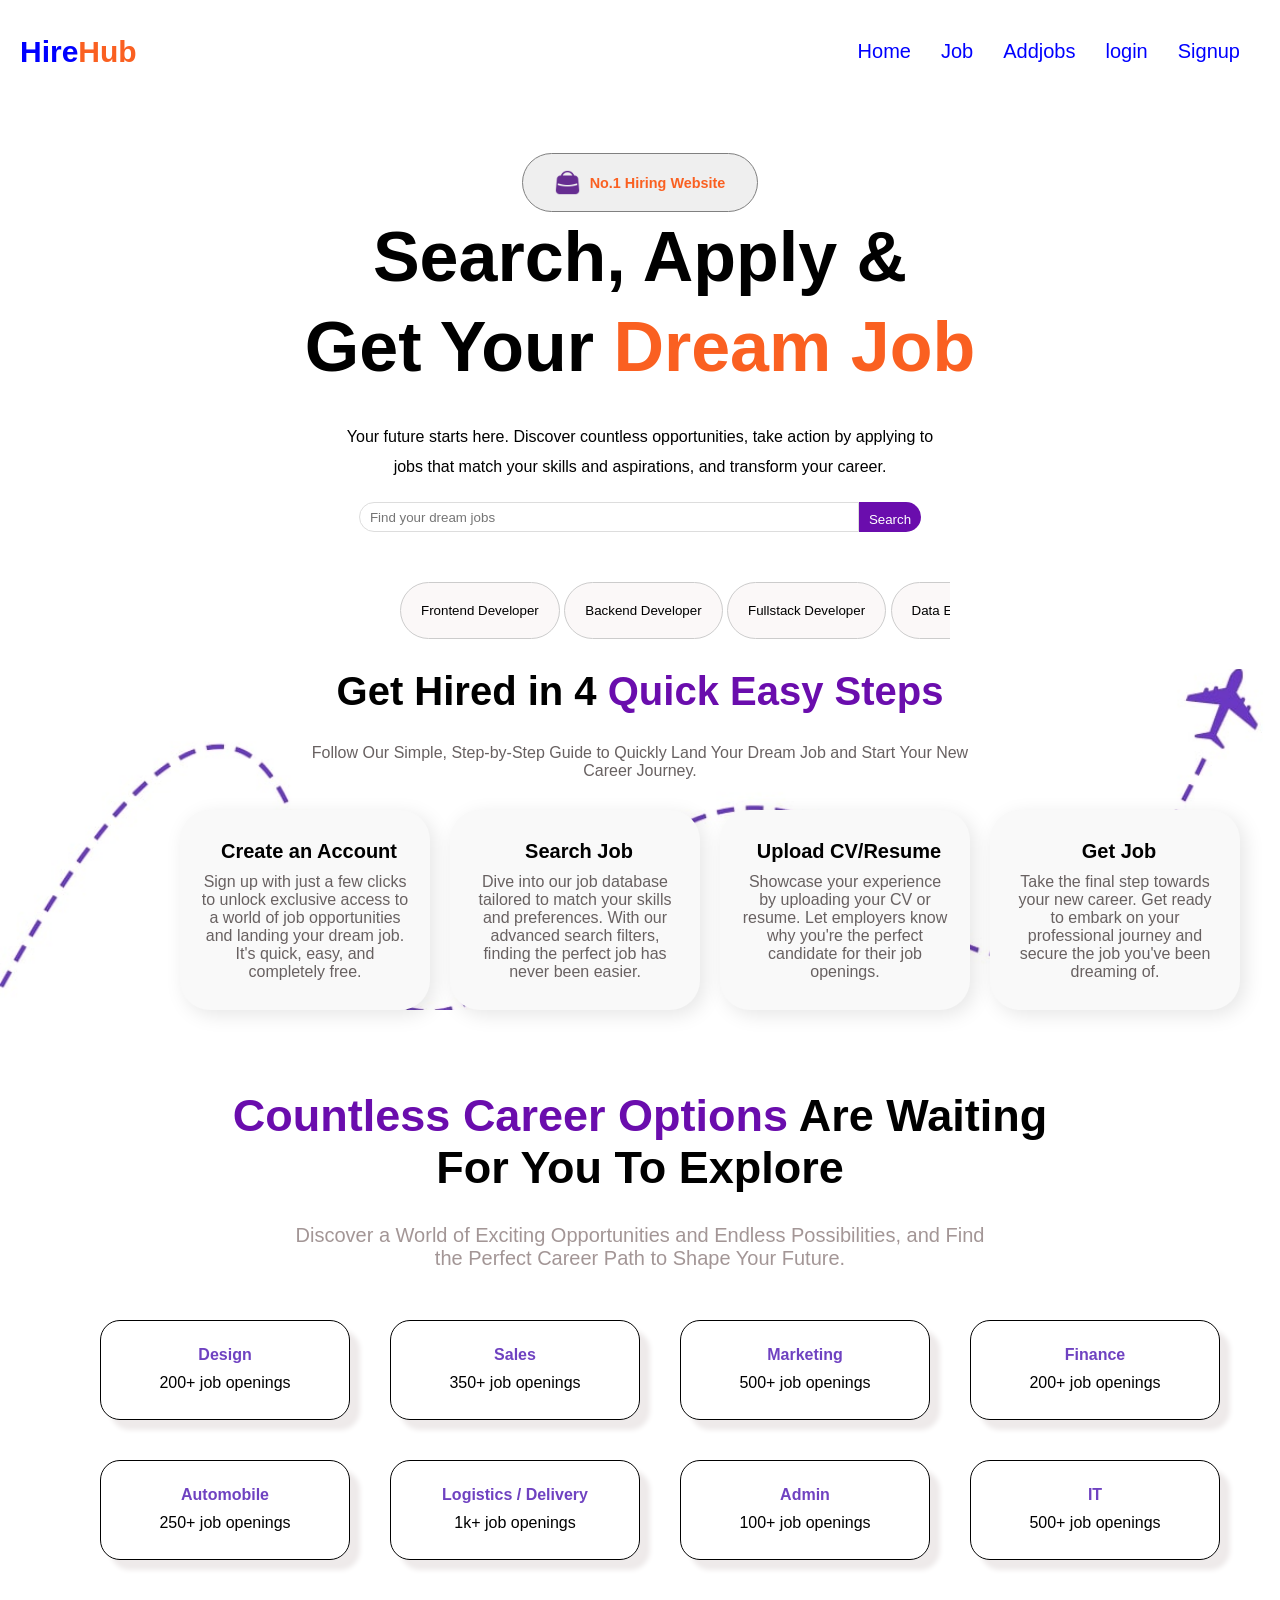
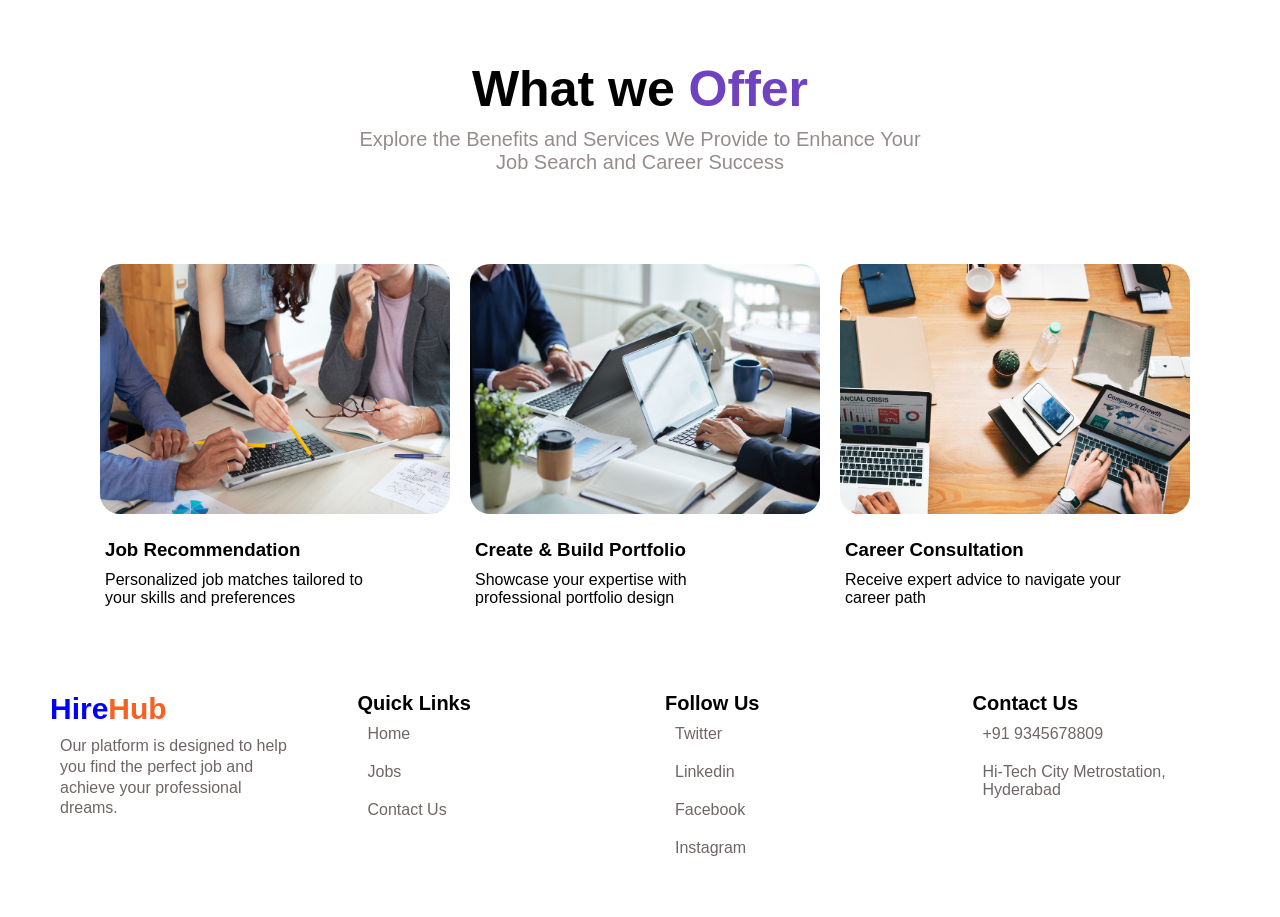
<file: index.html>
<!doctype html>
<html lang="en">
  <head>
    <meta charset="UTF-8" />
    <meta name="viewport" content="width=device-width, initial-scale=1.0" />
    <link rel="stylesheet" href="./style.css" />
    <title>Job Portal</title>
  </head>

  <body>
    <nav>
      <div class="nav__header">
        <div class="nav__logo">
          <a href="#" class="logo">Hire<span>Hub</span></a>
        </div>
        <ul class="nav__links">
          <li><a href="./index.html">Home</a></li>
          <li><a href="./jobs.html">Job</a></li>
          <li><a href="./addjobs.html">Addjobs</a></li>
          <li><a href="./login.html">login</a></li>
          <li><a href="./signup.html">Signup</a></li>
        </ul>
      </div>
    </nav>
    <header class="header__container" id="home">
      <center>
        <button class="a">
          <h2>
            <img src="./assets/images/bag_7007252.png" alt="company logo" />
            No.1 Hiring Website
          </h2>
        </button>
      </center>
      <h1>Search, Apply &<br />Get Your <span>Dream Job</span></h1>
      <p>
        Your future starts here. Discover countless opportunities, take action
        by applying to jobs that match your skills and aspirations, and
        transform your career.
      </p>
      <div class="search-bar">
        <input type="text" id="job-search" placeholder="Find your dream jobs" />
        <a href="./signup.html"
          ><button type="submit" id="search-btn">Search</button></a
        >
      </div>
    </header>
    <div class="car">
      <div class="c2">
        <button class="c1">Frontend Developer</button>
        <button class="c1">Backend Developer</button>
        <button class="c1">Fullstack Developer</button>
        <button class="c1">Data Engineer</button>
        <button class="c1">UI/Ux Engineer</button>
        <button class="c1">Java Developer</button>
        <button class="c1">Python Developer</button>
      </div>
    </div>

    <section class="steps">
      <div class="steps_container">
        <h2>Get Hired in 4 <span>Quick Easy Steps</span></h2>
        <p>
          Follow Our Simple, Step-by-Step Guide to Quickly Land Your Dream Job
          and Start Your New Career Journey.
        </p>
        <div class="steps1">
          <div class="steps__card">
            <h4>Create an Account</h4>
            <p>
              Sign up with just a few clicks to unlock exclusive access to a
              world of job opportunities and landing your dream job. It's quick,
              easy, and completely free.
            </p>
          </div>
          <div class="steps__card">
            <h4>Search Job</h4>
            <p>
              Dive into our job database tailored to match your skills and
              preferences. With our advanced search filters, finding the perfect
              job has never been easier.
            </p>
          </div>
          <div class="steps__card">
            <h4>Upload CV/Resume</h4>
            <p>
              Showcase your experience by uploading your CV or resume. Let
              employers know why you're the perfect candidate for their job
              openings.
            </p>
          </div>
          <div class="steps__card">
            <h4>Get Job</h4>
            <p>
              Take the final step towards your new career. Get ready to embark
              on your professional journey and secure the job you've been
              dreaming of.
            </p>
          </div>
        </div>
      </div>
    </section>

    <section class="box3">
      <h2>
        <span>Countless Career Options</span> Are Waiting For You To Explore
      </h2>
      <p class="para">
        Discover a World of Exciting Opportunities and Endless Possibilities,
        and Find the Perfect Career Path to Shape Your Future.
      </p>
      <div class="box">
        <div class="box1">
          <h4>Design</h4>
          <p>200+ job openings</p>
        </div>
        <div class="box1">
          <h4>Sales</h4>
          <p>350+ job openings</p>
        </div>
        <div class="box1">
          <h4>Marketing</h4>
          <p>500+ job openings</p>
        </div>
        <div class="box1">
          <h4>Finance</h4>
          <p>200+ job openings</p>
        </div>
        <div class="box1">
          <h4>Automobile</h4>
          <p>250+ job openings</p>
        </div>
        <div class="box1">
          <h4>Logistics / Delivery</h4>
          <p>1k+ job openings</p>
        </div>
        <div class="box1">
          <h4>Admin</h4>
          <p>100+ job openings</p>
        </div>
        <div class="box1">
          <h4>IT</h4>
          <p>500+ job openings</p>
        </div>
      </div>
    </section>
    <div class="box4">
      <div class="d1">
        <h1>What we <span>Offer</span></h1>
        <p>
          Explore the Benefits and Services We Provide to Enhance Your Job
          Search and Career Success
        </p>
      </div>
      <div class="d3">
        <div class="d2">
          <img src="./assets/images/offer-1.jpg" alt="" />
          <h3>Job Recommendation</h3>
          <p>
            Personalized job matches tailored to your skills and preferences
          </p>
        </div>
        <div class="d2">
          <img src="./assets/images/offer-2.jpg" alt="" />
          <h3>Create & Build Portfolio</h3>
          <p>Showcase your expertise with professional portfolio design</p>
        </div>
        <div class="d2">
          <img src="./assets/images/offer-3.jpg" alt="" />
          <h3>Career Consultation</h3>
          <p>Receive expert advice to navigate your career path</p>
        </div>
      </div>
    </div>

    <footer class="footer">
      <div class="foot">
        <div class="foot1">
          <div class="footer__logo">
            <a href="#" class="logo">Hire<span>Hub</span></a>
          </div>
          <p class="para1">
            Our platform is designed to help you find the perfect job and
            achieve your professional dreams.
          </p>
        </div>
        <div class="foot1">
          <h4>Quick Links</h4>
          <ul class="footer_links">
            <li><a href="#home">Home</a></li>
            <li><a href="#job">Jobs</a></li>
            <li><a href="#contact">Contact Us</a></li>
          </ul>
        </div>
        <div class="foot1">
          <h4>Follow Us</h4>
          <ul class="footer_links">
            <li><a href="#">Twitter</a></li>
            <li><a href="#">Linkedin</a></li>
            <li><a href="#">Facebook</a></li>
            <li><a href="#">Instagram</a></li>
          </ul>
        </div>
        <div class="foot1" id="contact">
          <h4>Contact Us</h4>
          <ul class="footer_links">
            <li>
              <a href="#"> +91 9345678809 </a>
            </li>
            <li>
              <a href="#"> Hi-Tech City Metrostation, Hyderabad </a>
            </li>
          </ul>
        </div>
      </div>
    </footer>
  </body>
</html>
</file>
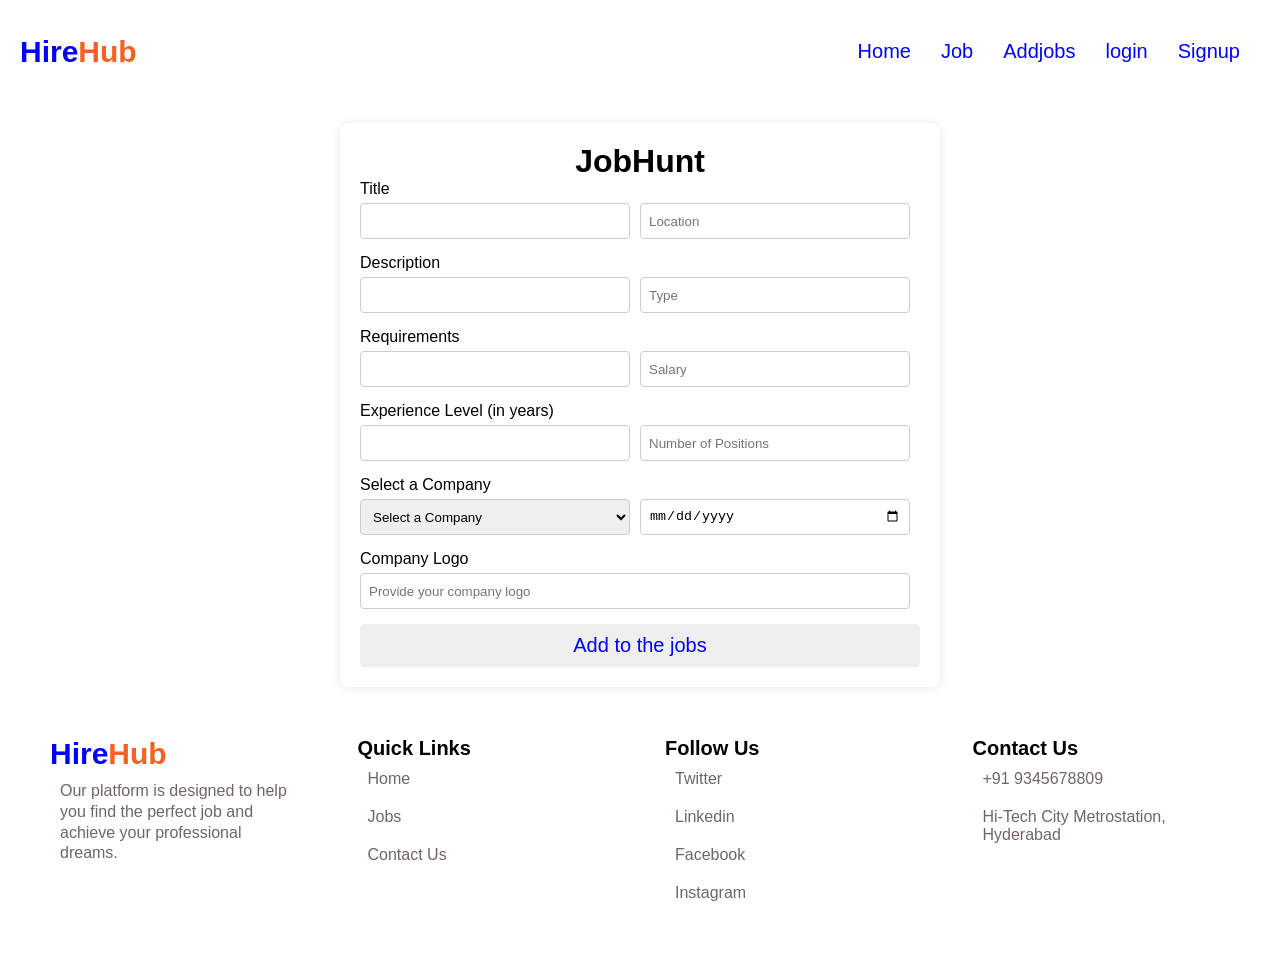
<file: addjobs.html>
<!DOCTYPE html>
<html lang="en">
<head>
  <meta charset="UTF-8">
  <meta name="viewport" content="width=device-width, initial-scale=1.0">
  <title>Document</title>
  <link rel="stylesheet" href="./style.css">
</head>
<body>
  <nav>
      <div class="nav__header">
        <div class="nav__logo">
          <a href="#" class="logo">Hire<span>Hub</span></a>
        </div>
        <ul class="nav__links">
          <li><a href="./index.html">Home</a></li>
          <li><a href="./jobs.html">Job</a></li>
          <li><a href="./addjobs.html">Addjobs</a></li>
          <li><a href="./login.html">login</a></li>
          <li><a href="./signup.html">Signup</a></li>
        </ul>
      </div>
    </nav>
  <div class="container1">
        <h1>Job<span>Hunt</span></h1>
        <form id="jobForm" action="/postjobs" method="post">
            <input type="hidden" name="job_id" value="">

            <div class="form-group">
                <label for="title">Title</label>
                <input type="text" id="title" name="title"  required
                    class="half-width">
                <input type="text" id="location" name="location" required
                    class="half-width" placeholder="Location">
            </div>

            <div class="form-group">
                <label for="description">Description</label>
                <input type="text" id="description" name="description" 
                    required class="half-width">
                <input type="text" id="jobType" name="jobType"" required
                    class="half-width" placeholder="Type">
            </div>

            <div class="form-group">
                <label for="requirements">Requirements</label>
                <input type="text" id="requirements" name="requirements"
                     required class="half-width">
                <input type="number" id="salary" name="salary"  required
                    class="half-width" placeholder="Salary">
            </div>

            <div class="form-group">
                <label for="experienceLevel">Experience Level (in years)</label>
                <input type="number" id="experienceLevel" name="experienceLevel"
                    required class="half-width">
                <input type="number" id="noOfPosition" name="noOfPosition"
                    required class="half-width"
                    placeholder="Number of Positions">
            </div>

            <div class="form-group">
                <label for="company">Select a Company</label>
                <select id="company" name="company" required class="half-width">
                    <option>Select a Company</option>
                        <option></option>
                        <option value="">No companies available</option>
                   
                </select>
                <input type="date" id="date" name="date" class="half-width" placeholder="Select today's date" required>
            </div>
            
            <div class="form-group">
                <label for="companylogo">Company Logo</label>
                <input type="text" id="companylogo" name="logo"   class="half-width" placeholder="Provide your company logo" required>
            </div>

            <button type="submit"><a href="jobs.html">Add to the jobs</a></button> 
        </form>
    </div>
    <footer class="footer">
      <div class="foot">
        <div class="foot1">
          <div class="footer__logo">
            <a href="#" class="logo">Hire<span>Hub</span></a>
          </div>
          <p class="para1">
            Our platform is designed to help you find the perfect job and
            achieve your professional dreams.
          </p>
        </div>
        <div class="foot1">
          <h4>Quick Links</h4>
          <ul class="footer_links">
            <li><a href="#home">Home</a></li>
            <li><a href="#job">Jobs</a></li>
            <li><a href="#contact">Contact Us</a></li>
          </ul>
        </div>
        <div class="foot1">
          <h4>Follow Us</h4>
          <ul class="footer_links">
            <li><a href="#">Twitter</a></li>
            <li><a href="#">Linkedin</a></li>
            <li><a href="#">Facebook</a></li>
            <li><a href="#">Instagram</a></li>
          </ul>
        </div>
        <div class="foot1" id="contact">
          <h4>Contact Us</h4>
          <ul class="footer_links">
            <li>
              <a href="#"> +91 9345678809 </a>
            </li>
            <li>
              <a href="#"> Hi-Tech City Metrostation, Hyderabad </a>
            </li>
          </ul>
        </div>
      </div>
    </footer>
</body>
</html>
</file>
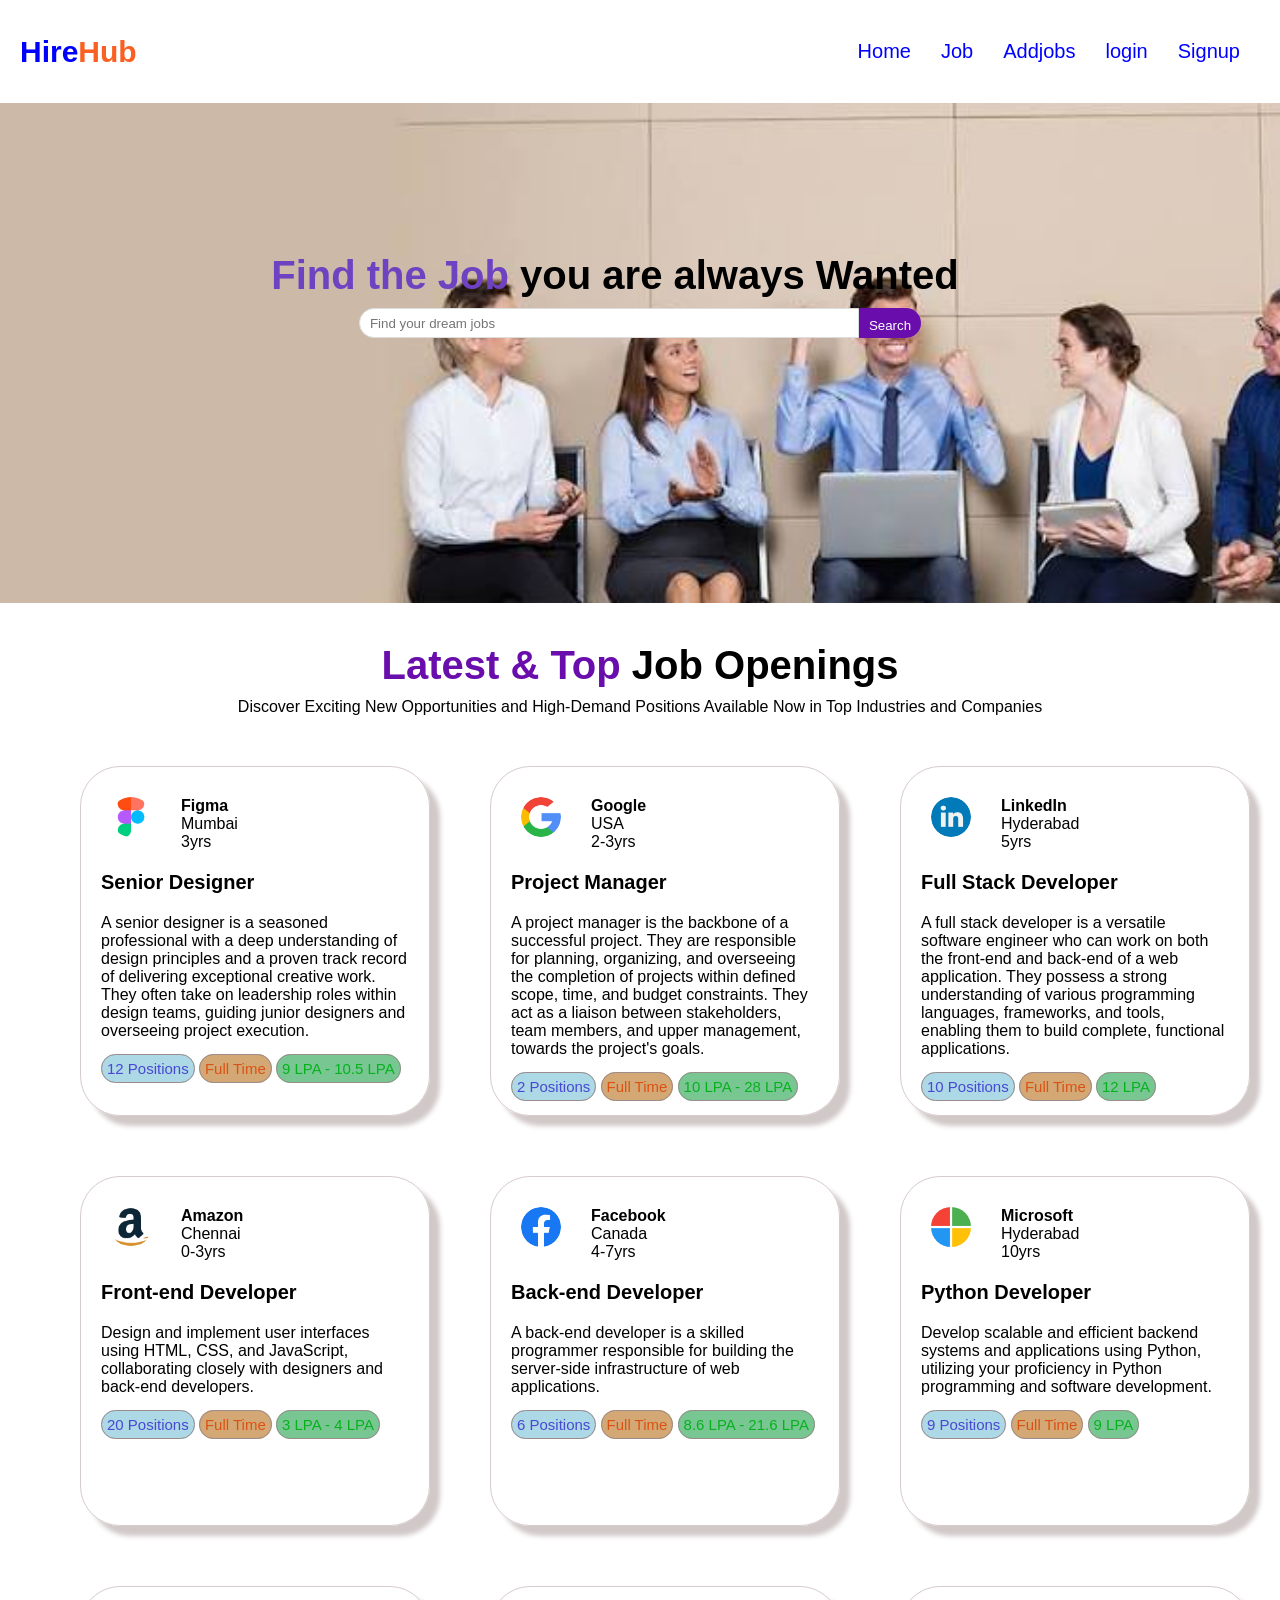
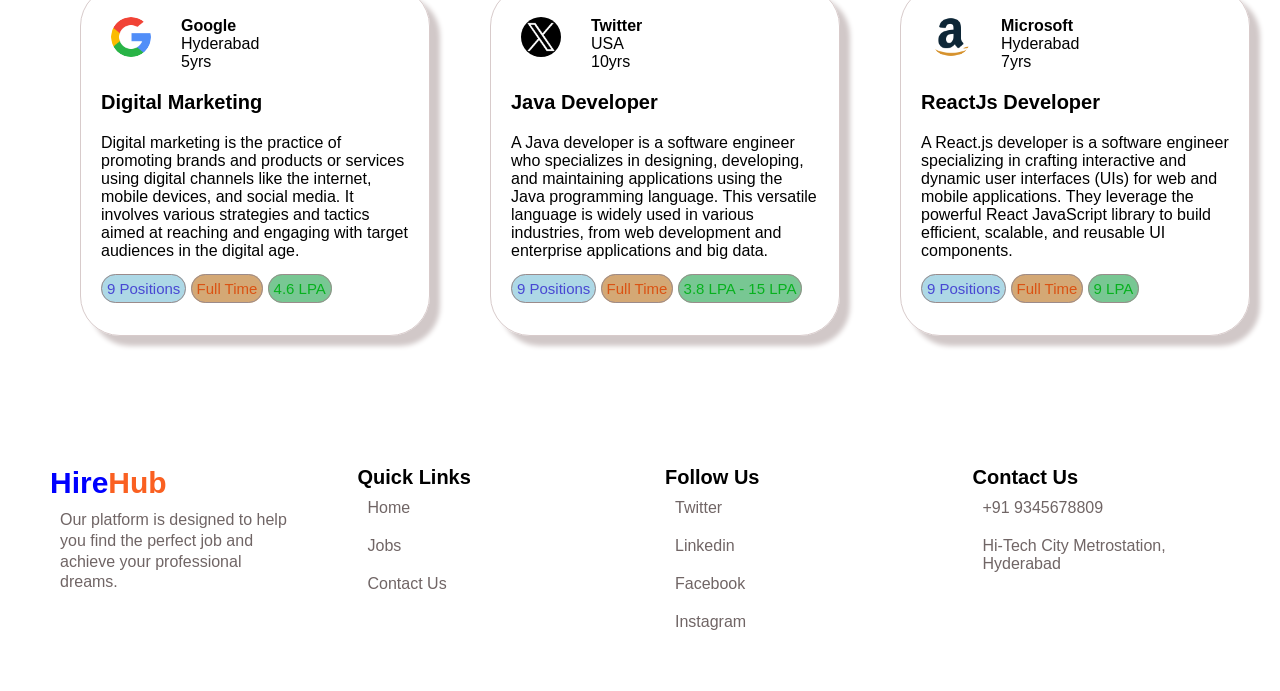
<file: jobs.html>
<!doctype html>
<html lang="en">
  <head>
    <meta charset="UTF-8" />
    <meta name="viewport" content="width=device-width, initial-scale=1.0" />
    <title>Document</title>
    <link rel="stylesheet" href="./style.css" />
  </head>
  <body>
    <nav>
      <div class="nav__header">
        <div class="nav__logo">
          <a href="#" class="logo">Hire<span>Hub</span></a>
        </div>
        <ul class="nav__links">
          <li><a href="./index.html">Home</a></li>
          <li><a href="./jobs.html">Job</a></li>
          <li><a href="./addjobs.html">Addjobs</a></li>
          <li><a href="./login.html">login</a></li>
          <li><a href="./signup.html">Signup</a></li>
        </ul>
      </div>
    </nav>
    <div class="back">
      <h3><span>Find the Job</span> you are always Wanted</h3>
      <div class="search-bar">
        <input type="text" id="job-search" placeholder="Find your dream jobs" />
        <button type="submit" id="search-btn">Search</button>
      </div>
    </div>
    <section class="job_container" id="job">
      <h2 class="section__header"><span>Latest & Top</span> Job Openings</h2>
      <p>
        Discover Exciting New Opportunities and High-Demand Positions Available
        Now in Top Industries and Companies
      </p>
      <div class="job">
        <div class="job__card">
          <div class="job_card_header">
            <img src="./assets/images/figma.png" alt="job" />
            <div>
              <h5>Figma</h5>
              <h6>Mumbai</h6>
              <h6>3yrs</h6>
            </div>
          </div>
          <h4>Senior Designer</h4>
          <p>
            A senior designer is a seasoned professional with a deep
            understanding of design principles and a proven track record of
            delivering exceptional creative work. They often take on leadership
            roles within design teams, guiding junior designers and overseeing
            project execution.
          </p>
          <div class="job_card_footer">
            <span>12 Positions</span>
            <span>Full Time</span>
            <span>9 LPA - 10.5 LPA</span>
          </div>
        </div>
        <div class="job__card">
          <div class="job_card_header">
            <img src="./assets/images/google.png" alt="job" />
            <div>
              <h5>Google</h5>
              <h6>USA</h6>
              <h6>2-3yrs</h6>
            </div>
          </div>
          <h4>Project Manager</h4>
          <p>
            A project manager is the backbone of a successful project. They are
            responsible for planning, organizing, and overseeing the completion
            of projects within defined scope, time, and budget constraints. They
            act as a liaison between stakeholders, team members, and upper
            management, towards the project's goals.
          </p>
          <div class="job_card_footer">
            <span>2 Positions</span>
            <span>Full Time</span>
            <span>10 LPA - 28 LPA</span>
          </div>
        </div>
        <div class="job__card">
          <div class="job_card_header">
            <img src="./assets/images/linkedin.png" alt="job" />
            <div>
              <h5>LinkedIn</h5>
              <h6>Hyderabad</h6>
              <h6>5yrs</h6>
            </div>
          </div>
          <h4>Full Stack Developer</h4>
          <p>
            A full stack developer is a versatile software engineer who can work
            on both the front-end and back-end of a web application. They
            possess a strong understanding of various programming languages,
            frameworks, and tools, enabling them to build complete, functional
            applications.
          </p>
          <div class="job_card_footer">
            <span>10 Positions</span>
            <span>Full Time</span>
            <span>12 LPA</span>
          </div>
        </div>
        <div class="job__card">
          <div class="job_card_header">
            <img src="./assets/images/amazon.png" alt="job" />
            <div>
              <h5>Amazon</h5>
              <h6>Chennai</h6>
              <h6>0-3yrs</h6>
            </div>
          </div>
          <h4>Front-end Developer</h4>
          <p>
            Design and implement user interfaces using HTML, CSS, and
            JavaScript, collaborating closely with designers and back-end
            developers.
          </p>
          <div class="job_card_footer">
            <span>20 Positions</span>
            <span>Full Time</span>
            <span>3 LPA - 4 LPA</span>
          </div>
        </div>
        <div class="job__card">
          <div class="job_card_header">
            <img src="./assets/images/facebook.png" alt="job" />
            <div>
              <h5>Facebook</h5>
              <h6>Canada</h6>
              <h6>4-7yrs</h6>
            </div>
          </div>
          <h4>Back-end Developer</h4>
          <p>
            A back-end developer is a skilled programmer responsible for
            building the server-side infrastructure of web applications.
          </p>
          <div class="job_card_footer">
            <span>6 Positions</span>
            <span>Full Time</span>
            <span>8.6 LPA - 21.6 LPA</span>
          </div>
        </div>
        <div class="job__card">
          <div class="job_card_header">
            <img src="./assets/images/microsoft.png" alt="job" />
            <div>
              <h5>Microsoft</h5>
              <h6>Hyderabad</h6>
              <h6>10yrs</h6>
            </div>
          </div>
          <h4>Python Developer</h4>
          <p>
            Develop scalable and efficient backend systems and applications
            using Python, utilizing your proficiency in Python programming and
            software development.
          </p>
          <div class="job_card_footer">
            <span>9 Positions</span>
            <span>Full Time</span>
            <span>9 LPA</span>
          </div>
        </div>
        <div class="job__card">
          <div class="job_card_header">
            <img src="./assets/images/google.png" alt="job" />
            <div>
              <h5>Google</h5>
              <h6>Hyderabad</h6>
              <h6>5yrs</h6>
            </div>
          </div>
          <h4>Digital Marketing</h4>
          <p>
            Digital marketing is the practice of promoting brands and products
            or services using digital channels like the internet, mobile
            devices, and social media. It involves various strategies and
            tactics aimed at reaching and engaging with target audiences in the
            digital age.
          </p>
          <div class="job_card_footer">
            <span>9 Positions</span>
            <span>Full Time</span>
            <span>4.6 LPA</span>
          </div>
        </div>
        <div class="job__card">
          <div class="job_card_header">
            <img src="./assets/images/twitter.png" alt="job" />
            <div>
              <h5>Twitter</h5>
              <h6><i class="ri-map-pin-line"></i> USA</h6>
              <h6><i class="ri-briefcase-fill"></i> 10yrs</h6>
            </div>
          </div>
          <h4>Java Developer</h4>
          <p>
            A Java developer is a software engineer who specializes in
            designing, developing, and maintaining applications using the Java
            programming language. This versatile language is widely used in
            various industries, from web development and enterprise applications
            and big data.
          </p>
          <div class="job_card_footer">
            <span>9 Positions</span>
            <span>Full Time</span>
            <span>3.8 LPA - 15 LPA</span>
          </div>
        </div>
        <div class="job__card">
          <div class="job_card_header">
            <img src="./assets/images/amazon.png" alt="job" />
            <div>
              <h5>Microsoft</h5>
              <h6><i class="ri-map-pin-line"></i> Hyderabad</h6>
              <h6><i class="ri-briefcase-fill"></i> 7yrs</h6>
            </div>
          </div>
          <h4>ReactJs Developer</h4>
          <p>
            A React.js developer is a software engineer specializing in crafting
            interactive and dynamic user interfaces (UIs) for web and mobile
            applications. They leverage the powerful React JavaScript library to
            build efficient, scalable, and reusable UI components.
          </p>
          <div class="job_card_footer">
            <span>9 Positions</span>
            <span>Full Time</span>
            <span>9 LPA</span>
          </div>
        </div>
      </div>
    </section>

    <footer class="footer">
      <div class="foot">
        <div class="foot1">
          <div class="footer__logo">
            <a href="#" class="logo">Hire<span>Hub</span></a>
          </div>
          <p class="para1">
            Our platform is designed to help you find the perfect job and
            achieve your professional dreams.
          </p>
        </div>
        <div class="foot1">
          <h4>Quick Links</h4>
          <ul class="footer_links">
            <li><a href="#home">Home</a></li>
            <li><a href="#job">Jobs</a></li>
            <li><a href="#contact">Contact Us</a></li>
          </ul>
        </div>
        <div class="foot1">
          <h4>Follow Us</h4>
          <ul class="footer_links">
            <li><a href="#">Twitter</a></li>
            <li><a href="#">Linkedin</a></li>
            <li><a href="#">Facebook</a></li>
            <li><a href="#">Instagram</a></li>
          </ul>
        </div>
        <div class="foot1" id="contact">
          <h4>Contact Us</h4>
          <ul class="footer_links">
            <li>
              <a href="#">+91 9345678809 </a>
            </li>
            <li>
              <a href="#"> Hi-Tech City Metrostation, Hyderabad </a>
            </li>
          </ul>
        </div>
      </div>
    </footer>
  </body>
</html>
</file>
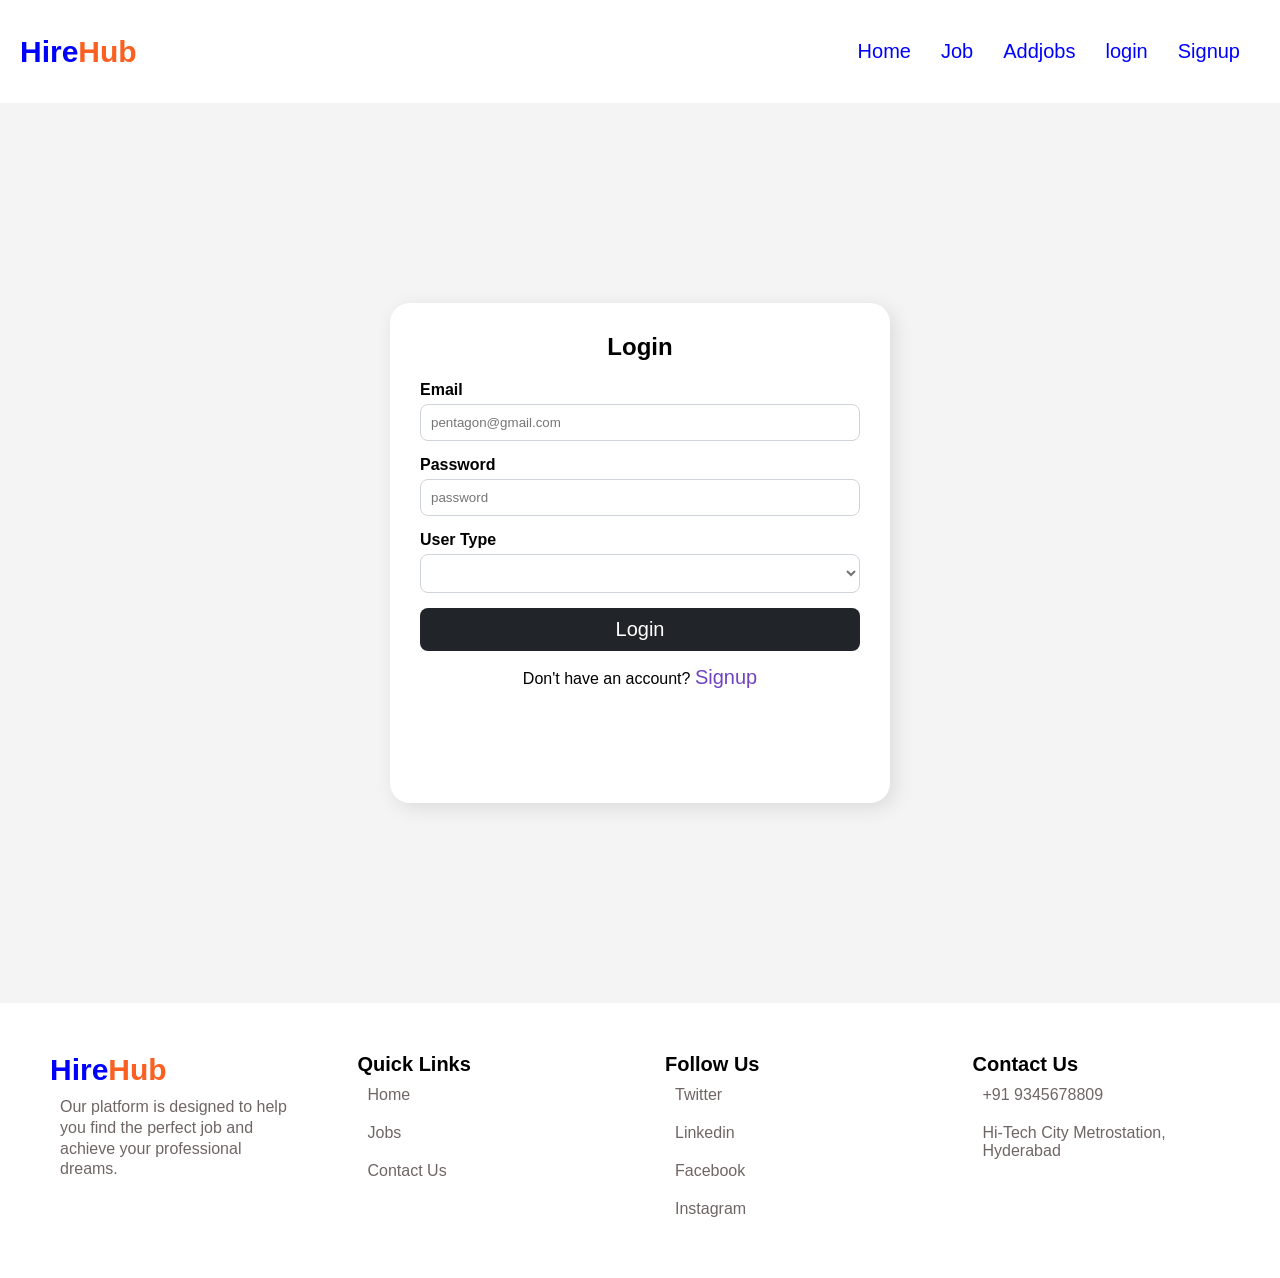
<file: login.html>
<!doctype html>
<html lang="en">
  <head>
    <meta charset="UTF-8" />
    <meta name="viewport" content="width=device-width, initial-scale=1.0" />
    <title>Document</title>
    <link rel="stylesheet" href="./style.css" />
  </head>
  <body>
    <nav>
      <div class="nav__header">
        <div class="nav__logo">
          <a href="#" class="logo">Hire<span>Hub</span></a>
        </div>
        <ul class="nav__links">
          <li><a href="./index.html">Home</a></li>
          <li><a href="./jobs.html">Job</a></li>
          <li><a href="./addjobs.html">Addjobs</a></li>
          <li><a href="./login.html">login</a></li>
          <li><a href="./signup.html">Signup</a></li>
        </ul>
      </div>
    </nav>
    <div class="login">
      <div class="login-container">
        <h2>Login</h2>
        <form action="/userlogin" method="post">
          <label for="email">Email</label>
          <input
            type="email"
            id="email"
            name="email"
            placeholder="pentagon@gmail.com"
            required
          />

          <label for="password">Password</label>
          <input
            type="password"
            id="password"
            name="password"
            placeholder="password"
            required
          />

          <label for="userType">User Type</label>
          <select id="userType" name="userType" required>
            <option value=""></option>
            <option value="employee">student</option>
            <option value="recruiter">Recruiter</option>
          </select>

          <button type="submit"><a href="./jobs.html">Login</a></button>
          <p>Don't have an account? <a href="./signup.html">Signup</a></p>
        </form>
      </div>
    </div>

    <footer class="footer">
      <div class="foot">
        <div class="foot1">
          <div class="footer__logo">
            <a href="#" class="logo">Hire<span>Hub</span></a>
          </div>
          <p class="para1">
            Our platform is designed to help you find the perfect job and
            achieve your professional dreams.
          </p>
        </div>
        <div class="foot1">
          <h4>Quick Links</h4>
          <ul class="footer_links">
            <li><a href="#home">Home</a></li>
            <li><a href="#job">Jobs</a></li>
            <li><a href="#contact">Contact Us</a></li>
          </ul>
        </div>
        <div class="foot1">
          <h4>Follow Us</h4>
          <ul class="footer_links">
            <li><a href="#">Twitter</a></li>
            <li><a href="#">Linkedin</a></li>
            <li><a href="#">Facebook</a></li>
            <li><a href="#">Instagram</a></li>
          </ul>
        </div>
        <div class="foot1" id="contact">
          <h4>Contact Us</h4>
          <ul class="footer_links">
            <li>
              <a href="#"> +91 9345678809 </a>
            </li>
            <li>
              <a href="#"> Hi-Tech City Metrostation, Hyderabad </a>
            </li>
          </ul>
        </div>
      </div>
    </footer>
  </body>
</html>
</file>
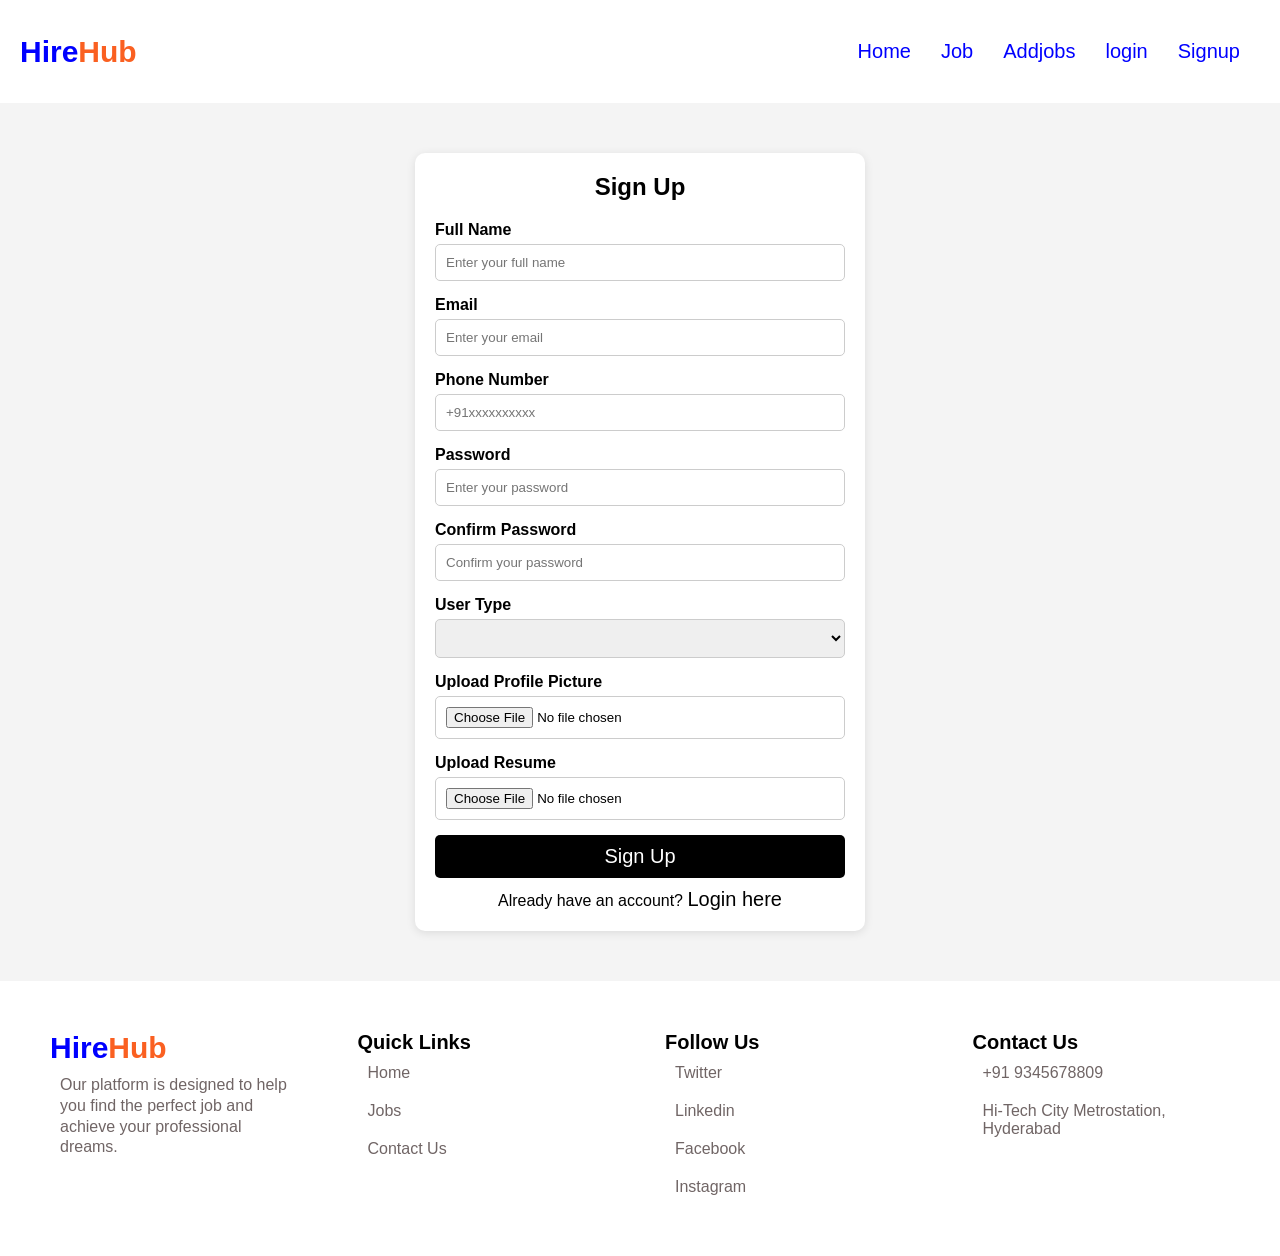
<file: signup.html>
<!doctype html>
<html lang="en">
  <head>
    <meta charset="UTF-8" />
    <meta name="viewport" content="width=device-width, initial-scale=1.0" />
    <title>Document</title>
    <link rel="stylesheet" href="./style.css" />
  </head>
  <body>
    <nav>
      <div class="nav__header">
        <div class="nav__logo">
          <a href="#" class="logo">Hire<span>Hub</span></a>
        </div>
        <ul class="nav__links">
          <li><a href="./index.html">Home</a></li>
          <li><a href="./jobs.html">Job</a></li>
          <li><a href="./addjobs.html">Addjobs</a></li>
          <li><a href="./login.html">login</a></li>
          <li><a href="./signup.html">Signup</a></li>
        </ul>
      </div>
    </nav>
    <div class="signup">
      <div class="container">
        <form class="signup-form" id="signup-form">
          <h2>Sign Up</h2>
          <label for="fullName">Full Name</label>
          <input
            type="text"
            id="fullName"
            name="username"
            placeholder="Enter your full name"
            required
          />

          <label for="email">Email</label>
          <input
            type="email"
            id="email"
            name="email"
            placeholder="Enter your email"
            required
          />

          <label for="phone">Phone Number</label>
          <input
            type="tel"
            id="phone"
            name="phnumber"
            placeholder="+91xxxxxxxxxx"
            required
          />

          <label for="password">Password</label>
          <input
            type="password"
            id="password"
            name="pass"
            placeholder="Enter your password"
            required
          />

          <label for="confirmPassword">Confirm Password</label>
          <input
            type="password"
            id="confirmPassword"
            name="conpass"
            placeholder="Confirm your password"
            required
          />

          <label for="userType">User Type</label>
          <select id="userType" name="user_type" required>
            <option value=""></option>
            <option value="employee">Student</option>
            <option value="recruiter">Recruiter</option>
          </select>

          <label for="fileUpload">Upload Profile Picture</label>
          <input type="file" id="fileUpload" name="profilepic" />

          <label for="fileUpload">Upload Resume</label>
          <input type="file" id="fileUpload" name="profilepic" />

          <button><a href="./login.html">Sign Up</a></button>
          <p>
            Already have an account?
            <a href="login.html">Login here</a>
          </p>
        </form>
      </div>
    </div>

    <footer class="footer">
      <div class="foot">
        <div class="foot1">
          <div class="footer__logo">
            <a href="#" class="logo">Hire<span>Hub</span></a>
          </div>
          <p class="para1">
            Our platform is designed to help you find the perfect job and
            achieve your professional dreams.
          </p>
        </div>
        <div class="foot1">
          <h4>Quick Links</h4>
          <ul class="footer_links">
            <li><a href="#home">Home</a></li>
            <li><a href="#job">Jobs</a></li>
            <li><a href="#contact">Contact Us</a></li>
          </ul>
        </div>
        <div class="foot1">
          <h4>Follow Us</h4>
          <ul class="footer_links">
            <li><a href="#">Twitter</a></li>
            <li><a href="#">Linkedin</a></li>
            <li><a href="#">Facebook</a></li>
            <li><a href="#">Instagram</a></li>
          </ul>
        </div>
        <div class="foot1" id="contact">
          <h4>Contact Us</h4>
          <ul class="footer_links">
            <li>
              <a href="#"> +91 9345678809 </a>
            </li>
            <li>
              <a href="#"> Hi-Tech City Metrostation, Hyderabad </a>
            </li>
          </ul>
        </div>
      </div>
    </footer>
  </body>
</html>
</file>
<file: style.css>
* {
  padding: 0;
  margin: 0;
  box-sizing: border-box;
}
body {
  font-family: "Poppins", sans-serif;
}
nav {
  /* position: fixed; */
  width: 100%;
  /* display: flex; */
}

.nav__header {
  padding: 20px;
  width: 100%;
  display: flex;
  align-items: center;
  justify-content: space-between;
}
.nav__links {
  display: flex;
  align-items: center;
  justify-content: center;
  gap: 30px;
  padding: 20px;
}
a:hover {
  text-decoration: underline;
}
.logo {
  font-size: 30px;
  font-weight: 700;
}

.logo span {
  color: #fa6021;
}

a {
  text-decoration: none;
  font-size: 20px;
  color: blue;
}

ul {
  list-style: none;
}

.a {
  margin-top: 50px;
  border-radius: 30px;
  border: 1px solid gray;
}
.header__container h2 {
  padding: 16px 32px;
  display: flex;
  align-items: center;
  gap: 10px;
  font-size: 0.9rem;
  font-weight: 600;
  color: #fa6021;
}

.header__container h2 img {
  width: 25px;
}

.header__container h1 {
  margin-bottom: 30px;
  font-size: 70px;
  font-weight: 700;
  text-align: center;
  line-height: 90px;
}
.header__container h1 span {
  color: #fa6021;
}
.header__container p {
  margin-bottom: 20px;
  max-width: 600px;
  margin-inline: auto;
  line-height: 30px;
  text-align: center;
}

img {
  display: flex;
  width: 100%;
}

.search-bar {
  display: flex;
  justify-content: center;
  margin-bottom: 50px;
}

.search-bar input {
  padding: 10px;
  width: 500px;
  height: 30px;
  border-radius: 15px 0 0 15px;
  border: 1px solid #ddd;
}

.search-bar button {
  padding: 10px;
  background-color: #6a0dad;
  color: #fff;
  height: 30px;
  border: none;
  border-radius: 0 15px 15px 0;
}

.car {
  display: flex;
  white-space: nowrap;
  overflow-x: scroll;
  scrollbar-width: none;
  width: 550px;
  margin-left: 400px;
  margin-bottom: 30px;
  transition: transform 0.5s ease-in-out;
}

.c1 {
  padding: 20px;
  background-color: #f5efef70;
  border: 1px solid #ccc;
  text-align: center;
  border-radius: 50px;
}
.steps {
  background-image: url("./assets/images/steps-bg.jpg");
  background-position: center center;
  background-size: cover;
  background-repeat: no-repeat;
  margin-bottom: 50px;
}

.steps_container h2 span {
  color: #6a0dad;
}
.steps h2 {
  margin-bottom: 30px;
  font-size: 40px;
  font-weight: 700;
  text-align: center;
}
.steps_container p {
  max-width: 700px;
  color: #686161;
  margin: auto;
  text-align: center;
  margin-bottom: 30px;
}
.steps1 {
  display: flex;
  margin-left: 180px;
  gap: 20px;
}
.steps__card {
  width: 250px;
  height: 200px;
  background-color: #f9f9f9;
  border-radius: 30px;
  box-shadow: 5px 5px 20px rgba(0, 0, 0, 0.1);
  padding: 20px;
  text-align: center;
}

.steps__card h4 {
  margin: 10px 0 0 8px;
  font-size: 20px;
  margin-bottom: 10px;
  font-weight: 700;
}

.steps__card p {
  font-size: 16px;
}
.steps__card:hover {
  transform: translateY(5px);
  box-shadow: 0 8px 20px rgba(0, 0, 0, 0.15);
}
.box3 h2 {
  margin: auto;
  margin: 0px 40px;
  padding: 30px 160px;
  text-align: center;
  font-size: 45px;
}
.box3 h2 span {
  color: #6a0dad;
}

.para {
  max-width: 700px;
  margin: 20px 16px;
  font-size: 20px;
  margin: auto;
  color: #a39696;
  text-align: center;
}
.box {
  margin: 50px 100px;
  display: grid;
  grid-template-columns: repeat(4, 250px);
  grid-template-rows: repeat(2, 100px);
  gap: 40px;
}
.box1 {
  text-align: center;
  align-items: center;
  border: 1px solid black;
  border-radius: 20px;
  box-shadow: 10px 10px 5px rgb(238, 234, 234);
  /* margin-top: 50px; */
}
.box1 h4 {
  margin-top: 15px;
  color: #6f42c1;
  padding: 10px;
}
.box1:hover {
  background-color: #6a0dad;
  color: white;
}

.box4 {
  margin-top: 100px;
}
.d1 {
  text-align: center;
}
.d1 h1 {
  font-size: 50px;
}
.d1 h1 span {
  color: #6f42c1;
}
.d1 p {
  color: #978c8c;
  padding: 10px;
  font-size: 20px;
  max-width: 600px;
  margin: auto;
}
.d3 {
  margin: 80px 100px;
  display: flex;
  gap: 20px;
}
.d2 img {
  /* margin-top: 50px; */
  height: 250px;
  width: 350px;
  border-radius: 20px;
  margin-bottom: 20px;
}
.d2 h3 {
  padding: 5px;
}
.d2 p {
  padding: 5px;
  max-width: 300px;
}
.footer {
  margin: 50px;
}
.foot1 {
  width: 400px;
}
.foot {
  display: flex;
  gap: 50px;
}
.footer_links a {
  color: rgb(112, 101, 101);
  font-size: 16px;
}
.foot1 li {
  padding: 10px;
}
.foot1 p {
  padding: 10px;
  color: rgb(112, 101, 101);
  line-height: 130%;
}
.foot1 h4 {
  font-size: 20px;
}
/* .footer_bar {
  position: fixed;
} */
.footer_bar p {
  text-align: center;
  color: black;
  padding: 20px;
  /* position: fixed; */
}
.back {
  background-image: url(./assets/images/background.jpeg);
  background-size: cover;
  height: 500px;
}
.back h3 {
  text-align: center;
  padding: 150px 60px 10px 10px;
  font-size: 40px;
}
.back h3 span {
  color: #6f42c1;
}
.job_container h2 {
  text-align: center;
  margin-top: 30px;
}
.job_container p {
  text-align: center;
}
.job {
  margin: 50px 50px 80px 80px;
  display: grid;
  gap: 10px;
  grid-template-columns: repeat(3, 400px);
  grid-template-rows: repeat(3, 400px);
}
.section__header span {
  color: #6a0dad;
}
.section__header {
  font-size: 40px;
  padding: 10px;
}
.job__card {
  width: 350px;
  height: 350px;
  padding: 10px;
  border-radius: 40px;
  box-shadow: 10px 10px 5px #d1c8c8;
  border: 1px solid rgb(216, 203, 203);
}
.job__card:hover {
  background-color: #78459c;
  color: white;
}
.job_card_header {
  display: flex;
  gap: 30px;
  margin: 20px;
}
.job_card_header img {
  height: 40px;
  width: 40px;
  border-radius: 50px;
  /* border: 1px solid red; */
}
.job_card_header h5 {
  font-size: 16px;
}
.job_card_header h6 {
  font-weight: normal;
  font-size: 16px;
}
.job__card h4 {
  font-size: 20px;
  margin: 10px;
}
.job__card p {
  /* margin: 0px 10px; */
  padding: 10px;
  text-align: left;
  font-size: 16px;
}
.job_card_footer span:first-child {
  height: 30px;
  width: 60px;
  border-radius: 15px;
  padding: 5px;
  border: 1px solid rgb(155, 139, 139);
  background-color: lightblue;
  color: rgb(72, 72, 211);
}

.job_card_footer span:last-child {
  height: 30px;
  width: 60px;
  border-radius: 15px;
  padding: 5px;
  border: 1px solid rgb(155, 139, 139);
  background-color: rgb(120, 199, 147);
  color: rgb(7, 177, 30);
}
.job_card_footer span:nth-child(2) {
  height: 30px;
  width: 60px;
  padding: 5px;
  border-radius: 15px;
  border: 1px solid rgb(155, 139, 139);
  background-color: rgb(212, 168, 117);
  color: rgb(218, 82, 19);
}
.job_card_footer {
  margin: 10px;
  font-size: 15px;
}
main {
  display: flex;
  justify-content: center;
  align-items: center;
  height: 100vh;
  background-color: #f4f4f4;
}

/* Update login-container if needed */
.login-container {
  background-color: white;
  border-radius: 20px;
  box-shadow: 5px 5px 20px rgba(0, 0, 0, 0.1);
  padding: 30px;
  width: 500px;
  height: 500px;
  text-align: center;
}
.login {
  display: flex;
  justify-content: center;
  align-items: center;
  height: 100vh;
  background-color: #f4f4f4;
}
.login-container h2 {
  margin-bottom: 20px;
}

.login-container form {
  display: flex;
  flex-direction: column;
}

.login-container label {
  text-align: left;
  margin-bottom: 5px;
  font-weight: bold;
}

.login-container input[type="email"],
.login-container input[type="password"] {
  padding: 10px;
  margin-bottom: 15px;
  border: 1px solid #ced4da;
  border-radius: 8px;
}

.login-container select {
  padding: 10px;
  margin-bottom: 15px;
  border: 1px solid #ced4da;
  border-radius: 8px;
  background-color: white;
  color: #737373;
}

.login-container button {
  padding: 10px;
  background-color: #212529;
  color: white;
  border: none;
  border-radius: 8px;
  cursor: pointer;
}
.login-container button a {
  text-decoration: none;
  color: white;
}
.login-container button:hover {
  background-color: #343a40;
}

.login-container p {
  margin-top: 15px;
}

.login-container p a {
  text-decoration: none;
  color: #6f42c1;
}

.login-container p a:hover {
  color: #200257;
}

.container {
  background-color: #fff;
  padding: 20px;
  border-radius: 10px;
  box-shadow: 0 2px 10px rgba(0, 0, 0, 0.1);
  width: 450px;
  /* margin-left: 450px; */
  margin: 50px;
}
.signup {
  display: flex;
  justify-content: center;
  align-items: center;
  /* height: 100vh; */
  background-color: #f4f4f4;
}
.signup-form {
  display: flex;
  flex-direction: column;
}

.signup-form h2 {
  text-align: center;
  margin-bottom: 20px;
}

.signup-form label {
  margin-bottom: 5px;
  font-weight: bold;
}

.signup-form input[type="text"],
.signup-form input[type="email"],
.signup-form input[type="tel"],
.signup-form input[type="password"],
.signup-form input[type="file"],
.signup-form select {
  padding: 10px;
  margin-bottom: 15px;
  border: 1px solid #ccc;
  border-radius: 5px;
  width: 100%;
}

.signup-form button {
  padding: 10px;
  background-color: #000;
  color: white;
  border: none;
  border-radius: 5px;
  cursor: pointer;
}
.signup-form button a {
  text-decoration: none;
  color: white;
}
.signup-form button:hover {
  background-color: #333;
}

.signup-form p {
  text-align: center;
  margin-top: 10px;
}

.signup-form p a {
  color: #000;
  text-decoration: none;
}

.signup-form p a:hover {
  text-decoration: underline;
}
.container1 {
  padding: 20px;
  border-radius: 8px;
  box-shadow: 0 0 10px rgba(0, 0, 0, 0.1);
  width: 600px;
  margin-left: 450px;
  margin: 20px auto;
}
.form-group {
  display: flex;
  margin-bottom: 15px;
  flex-wrap: wrap;
}

.form-group label {
  display: block;
  margin-bottom: 5px;
  flex: 1 0 100%;
}

.form-group input,
.form-group select {
  flex: 1;
  padding: 8px;
  box-sizing: border-box;
  border: 1px solid #ccc;
  border-radius: 4px;
  margin-right: 10px;
  height: 36px;
}

.container1 button {
  width: 100%;
  padding: 10px;
  border: none;
  border-radius: 4px;
  cursor: pointer;
}
.container1 h1 {
  text-align: center;
}
</file>
